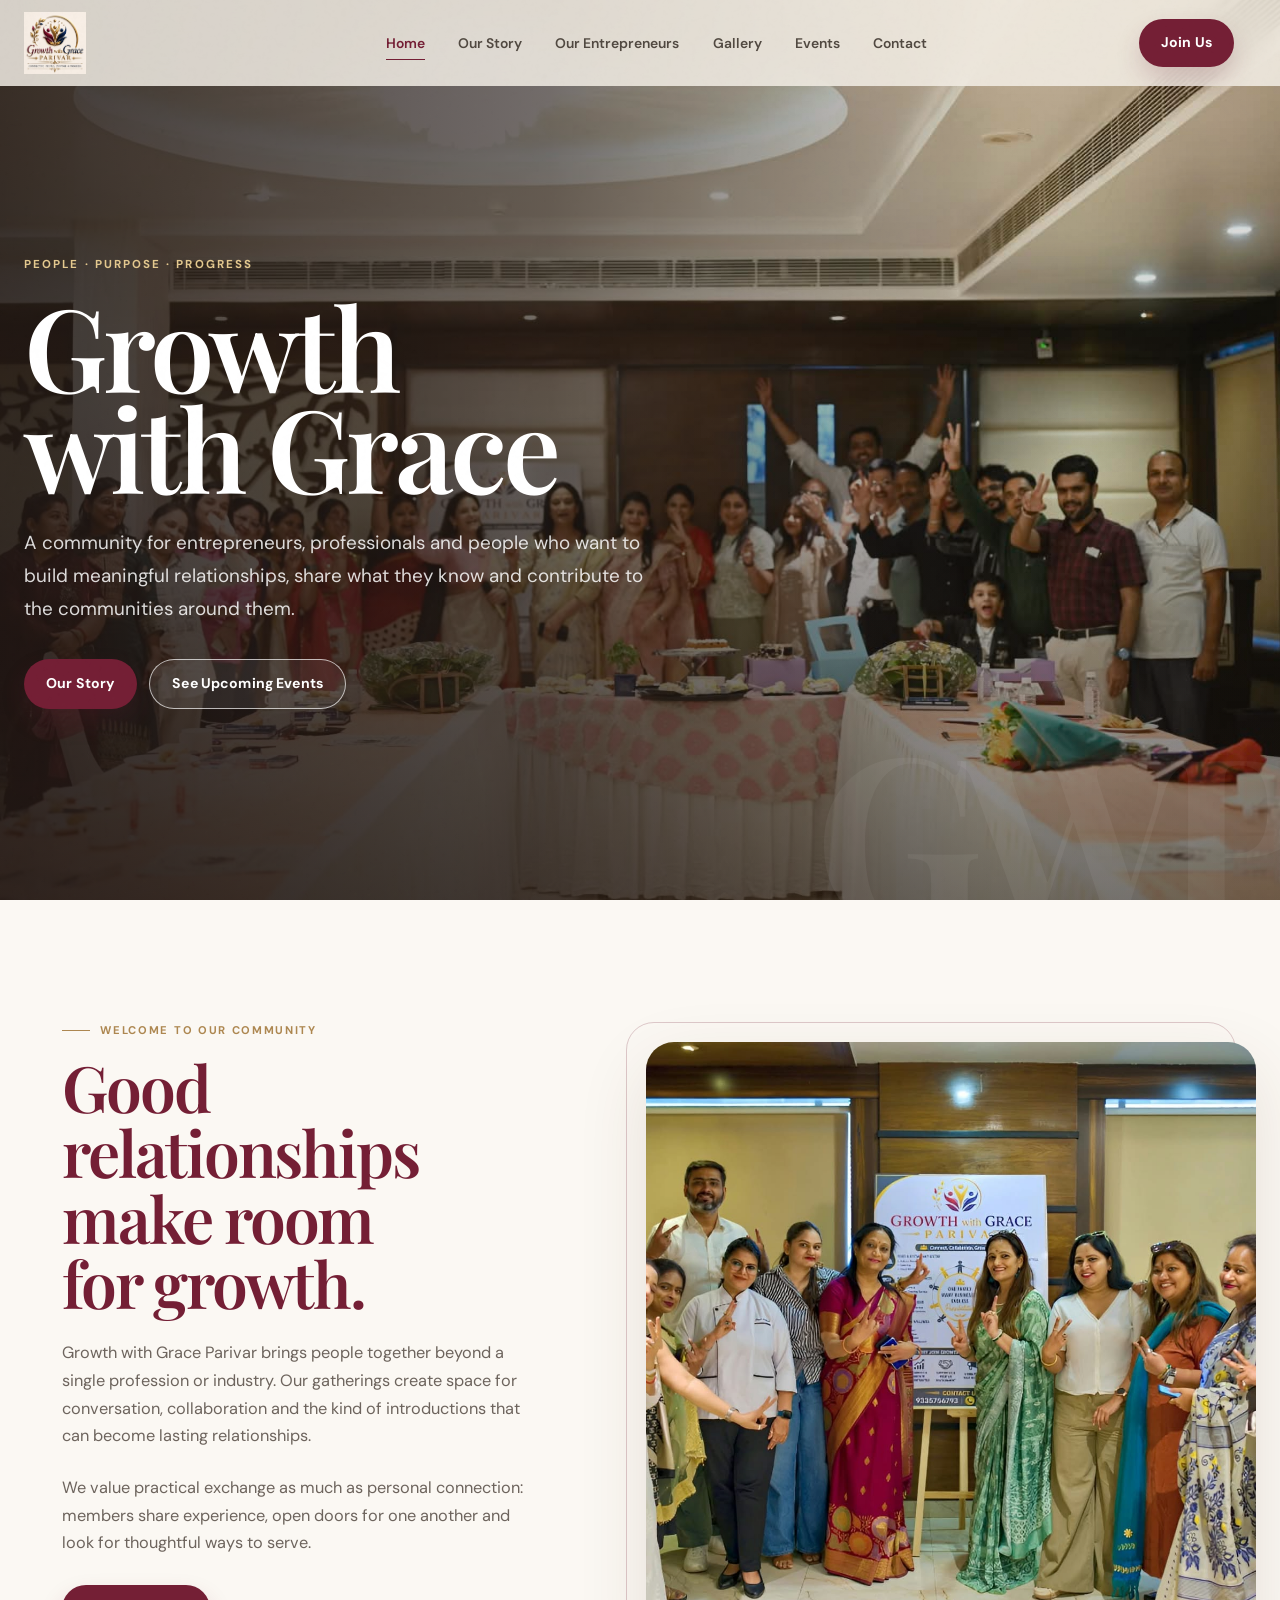
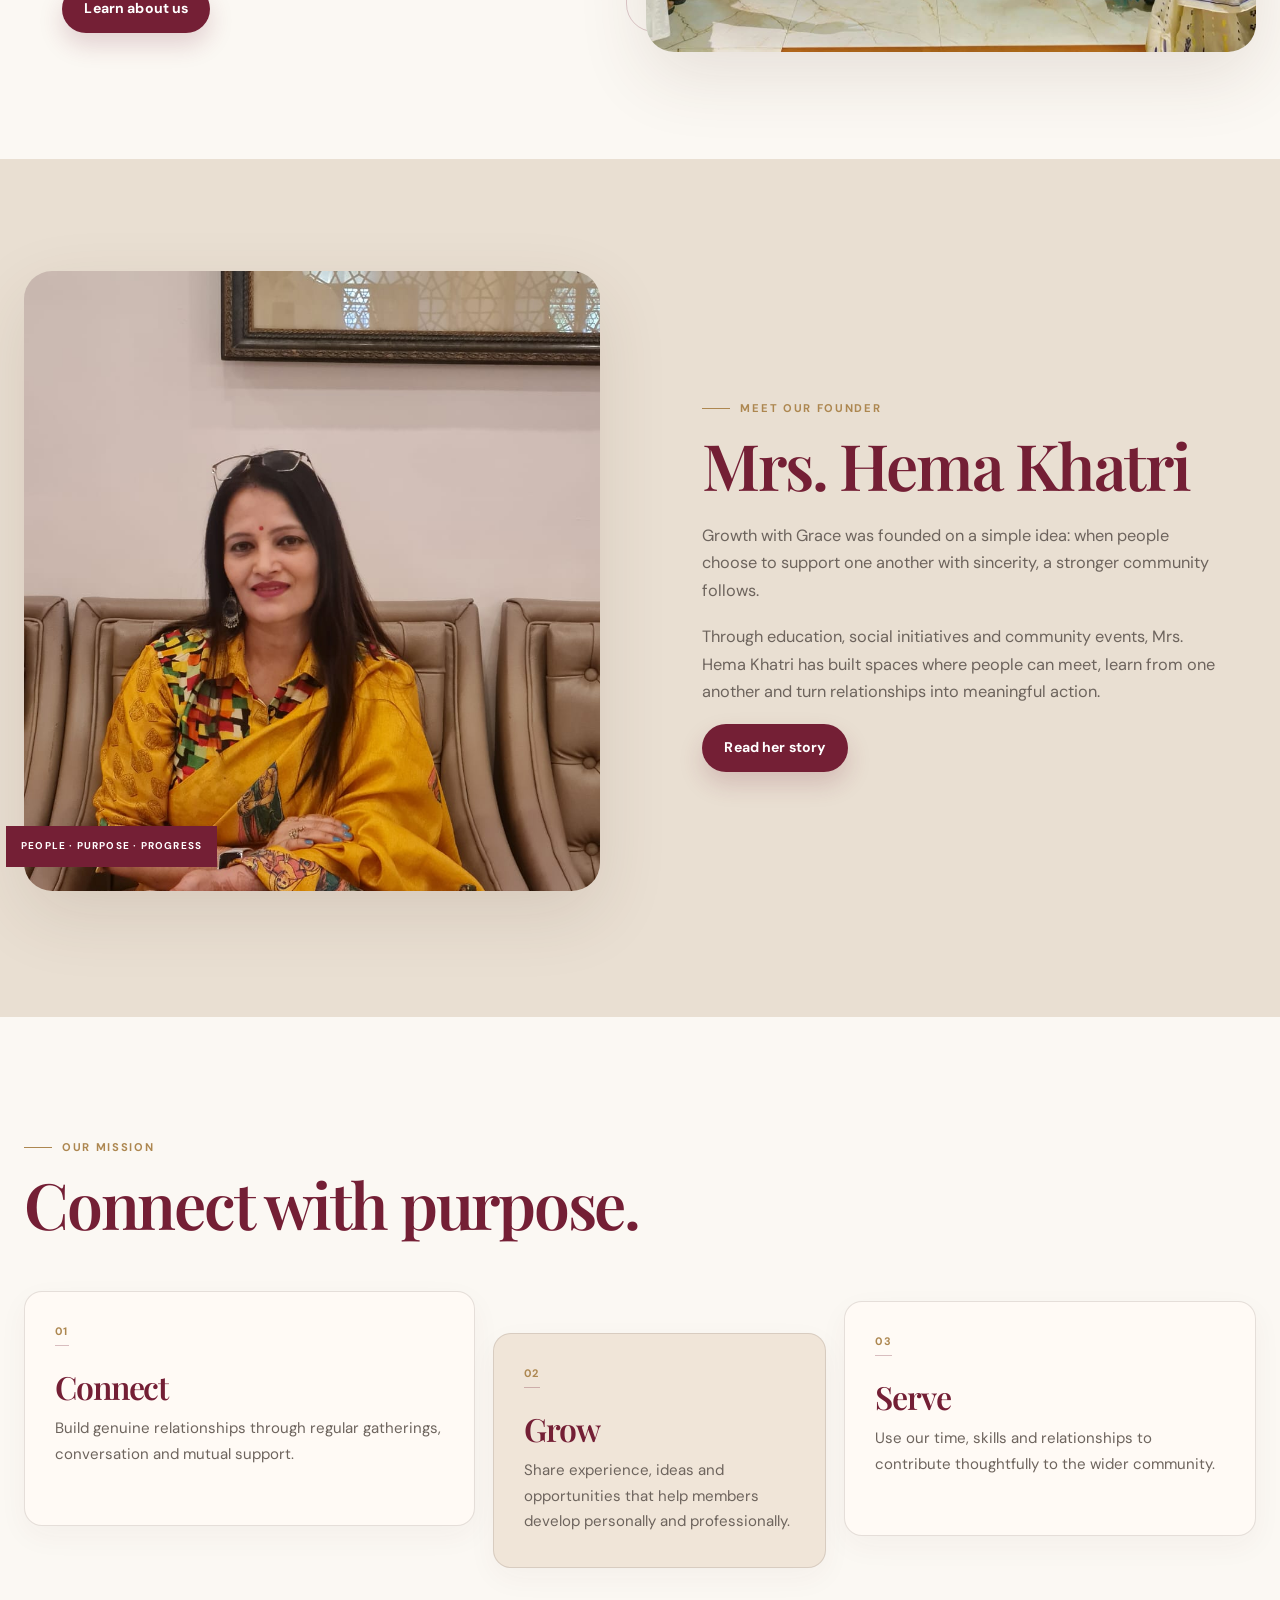
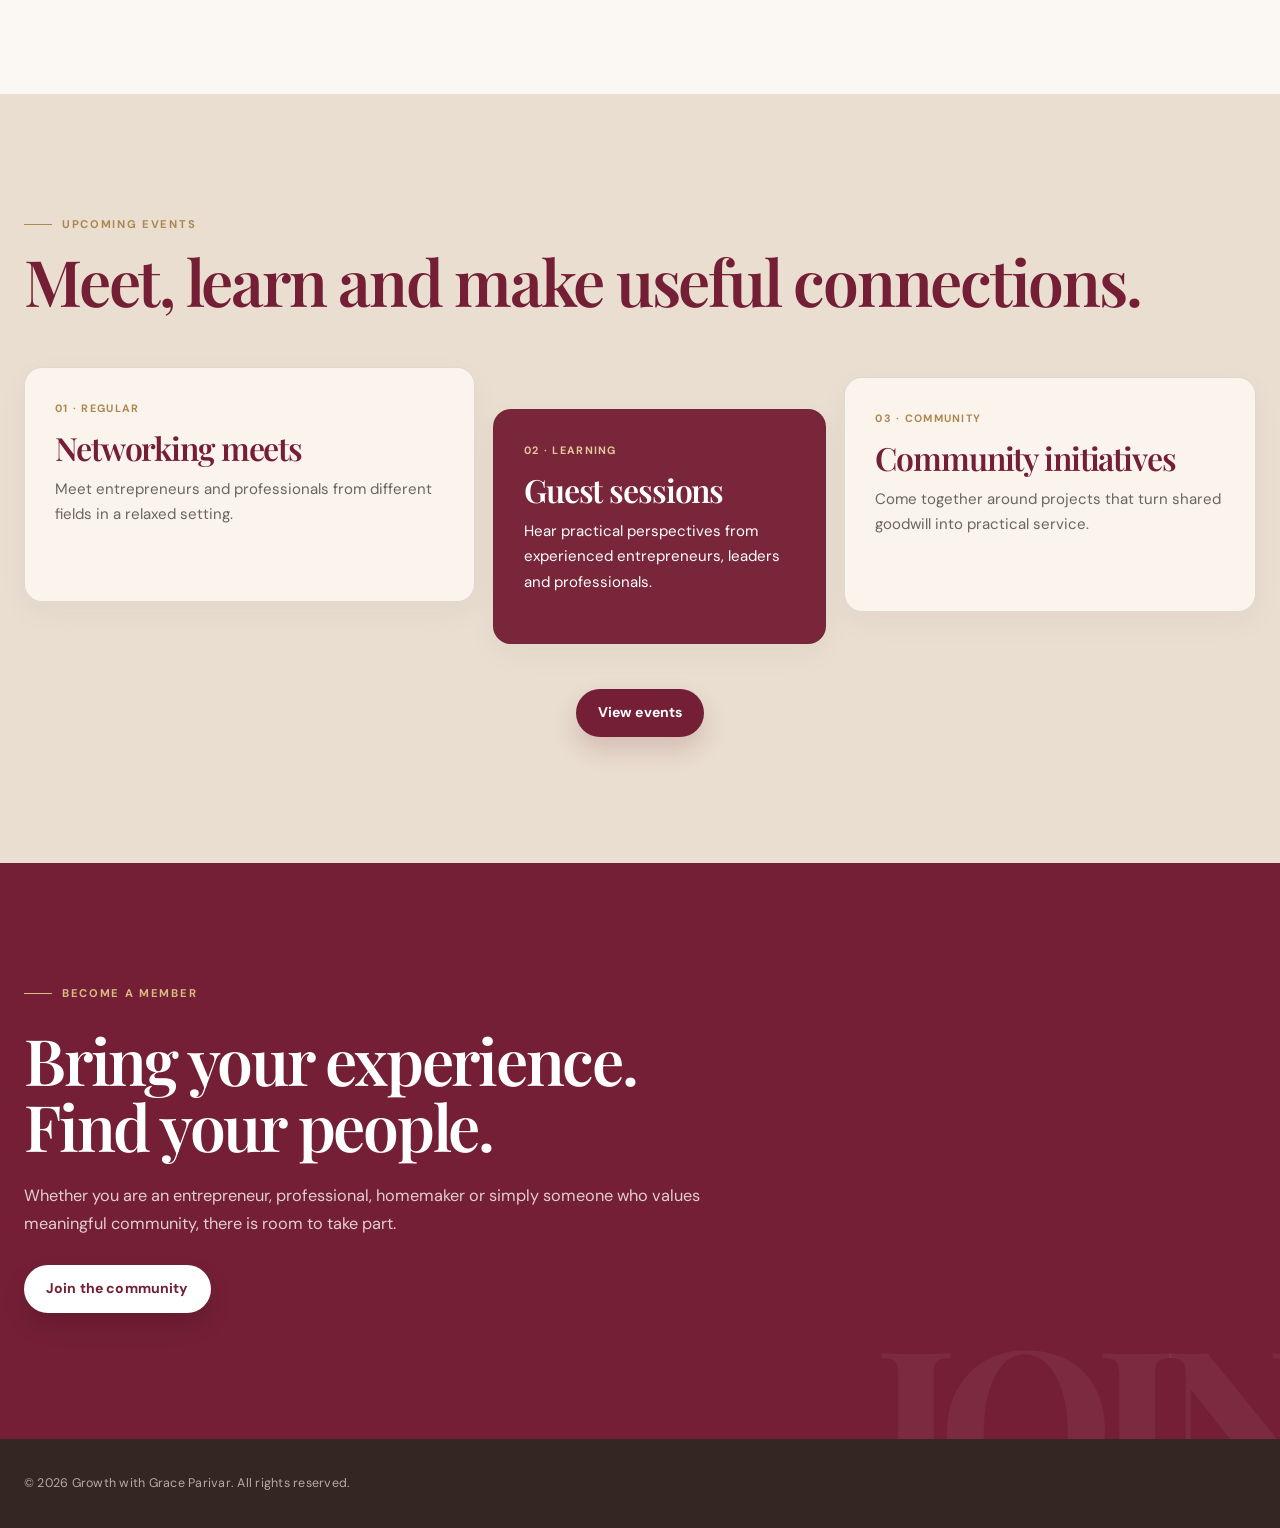
<file: index.html>
<!DOCTYPE html>
<html lang="en">
<head>
  <meta charset="UTF-8">
  <meta name="viewport" content="width=device-width, initial-scale=1.0">
  <meta name="description" content="Growth with Grace Parivar brings entrepreneurs, professionals and community-minded people together through meaningful relationships, learning and service.">
  <meta name="theme-color" content="#f5f0e8">
  <meta property="og:title" content="Growth with Grace Parivar">
  <meta property="og:description" content="A community built around meaningful relationships, shared learning and service.">
  <meta property="og:image" content="images/sept1.jpg">
  <title>Growth with Grace Parivar</title>
  <link rel="icon" href="favicon.svg" type="image/svg+xml">
  <link rel="apple-touch-icon" href="images/logo.png">
  <link rel="stylesheet" href="style.css">
</head>
<body>
<header>
  <div class="container navbar">
    <a href="index.html" class="logo" aria-label="Growth with Grace home"><img src="images/logo.png" alt="Growth with Grace logo"></a>
    <nav aria-label="Primary navigation">
      <ul>
        <li><a href="index.html">Home</a></li>
        <li><a href="about.html">Our Story</a></li>
        <li><a href="entrepreneurs.html">Our Entrepreneurs</a></li>
        <li><a href="gallery.html">Gallery</a></li>
        <li><a href="events.html">Events</a></li>
        <li><a href="contact.html">Contact</a></li>
      </ul>
    </nav>
    <button class="menu-toggle" type="button" aria-label="Open navigation" aria-expanded="false" aria-controls="site-navigation"><span></span><span></span><span></span></button>
    <a href="register.html" class="join-btn">Join Us</a>
  </div>
</header>
<main id="main-content">
  <section class="hero">
    <div class="hero-content">
      <p class="hero-small">People · Purpose · Progress</p>
      <h1>Growth with Grace</h1>
      <p class="hero-text">A community for entrepreneurs, professionals and people who want to build meaningful relationships, share what they know and contribute to the communities around them.</p>
      <div class="hero-buttons">
        <a href="about.html" class="primary-btn">Our Story</a>
        <a href="events.html" class="secondary-btn">See Upcoming Events</a>
      </div>
    </div>
  </section>

  <section class="welcome section">
    <div class="container welcome-grid">
      <div class="welcome-text">
        <p class="section-tag">Welcome to our community</p>
        <h2>Good relationships make room for growth.</h2>
        <p>Growth with Grace Parivar brings people together beyond a single profession or industry. Our gatherings create space for conversation, collaboration and the kind of introductions that can become lasting relationships.</p>
        <p>We value practical exchange as much as personal connection: members share experience, open doors for one another and look for thoughtful ways to serve.</p>
        <a href="about.html" class="primary-btn">Learn about us</a>
      </div>
      <div class="welcome-image">
        <img src="images/august1.jpg" alt="Members of Growth with Grace Parivar gathered together" loading="lazy">
      </div>
    </div>
  </section>

  <section class="founder section">
    <div class="container founder-grid">
      <div class="founder-image"><img src="images/founder1.jpg" alt="Mrs. Hema Khatri, founder of Growth with Grace Parivar" loading="lazy"></div>
      <div class="founder-content">
        <p class="section-tag">Meet our founder</p>
        <h2>Mrs. Hema Khatri</h2>
        <p>Growth with Grace was founded on a simple idea: when people choose to support one another with sincerity, a stronger community follows.</p>
        <p>Through education, social initiatives and community events, Mrs. Hema Khatri has built spaces where people can meet, learn from one another and turn relationships into meaningful action.</p>
        <a href="about.html" class="primary-btn">Read her story</a>
      </div>
    </div>
  </section>

  <section class="values section">
    <div class="container">
      <p class="section-tag">Our mission</p>
      <h2>Connect with purpose.</h2>
      <div class="value-grid">
        <article class="value-card"><span class="icon" aria-hidden="true">01</span><h3>Connect</h3><p>Build genuine relationships through regular gatherings, conversation and mutual support.</p></article>
        <article class="value-card"><span class="icon" aria-hidden="true">02</span><h3>Grow</h3><p>Share experience, ideas and opportunities that help members develop personally and professionally.</p></article>
        <article class="value-card"><span class="icon" aria-hidden="true">03</span><h3>Serve</h3><p>Use our time, skills and relationships to contribute thoughtfully to the wider community.</p></article>
      </div>
    </div>
  </section>

  <section class="events-preview section">
    <div class="container">
      <p class="section-tag">Upcoming events</p>
      <h2>Meet, learn and make useful connections.</h2>
      <div class="value-grid">
        <article class="value-card"><span class="card-kicker">01 · Regular</span><h3>Networking meets</h3><p>Meet entrepreneurs and professionals from different fields in a relaxed setting.</p></article>
        <article class="value-card"><span class="card-kicker">02 · Learning</span><h3>Guest sessions</h3><p>Hear practical perspectives from experienced entrepreneurs, leaders and professionals.</p></article>
        <article class="value-card"><span class="card-kicker">03 · Community</span><h3>Community initiatives</h3><p>Come together around projects that turn shared goodwill into practical service.</p></article>
      </div>
      <div class="center-cta"><a href="events.html" class="primary-btn">View events</a></div>
    </div>
  </section>

  <section class="join section">
    <div class="container">
      <p class="section-tag">Become a member</p>
      <h2>Bring your experience. Find your people.</h2>
      <p>Whether you are an entrepreneur, professional, homemaker or simply someone who values meaningful community, there is room to take part.</p>
      <a href="register.html" class="primary-btn">Join the community</a>
    </div>
  </section>
</main>
<footer><div class="container"><p>© 2026 Growth with Grace Parivar. All rights reserved.</p></div></footer>
<script src="script.js"></script>
</body>
</html>
</file>
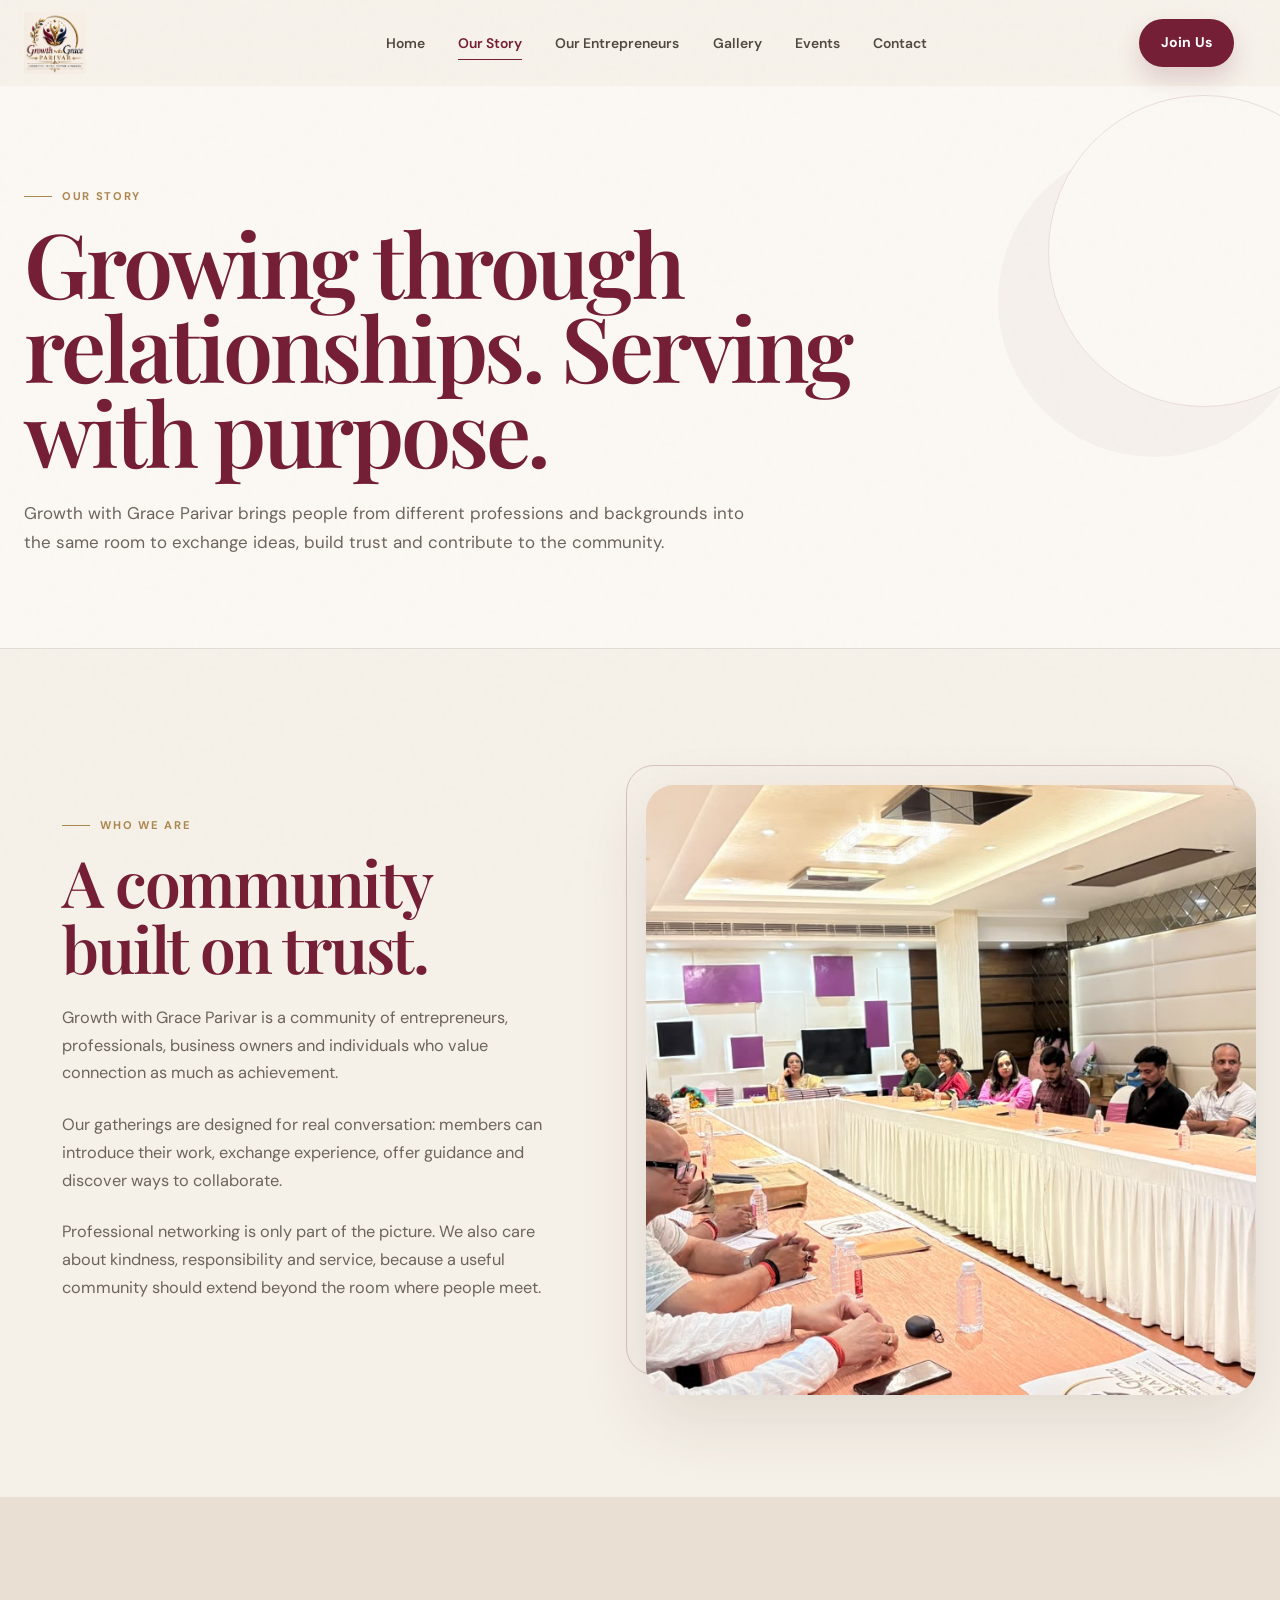
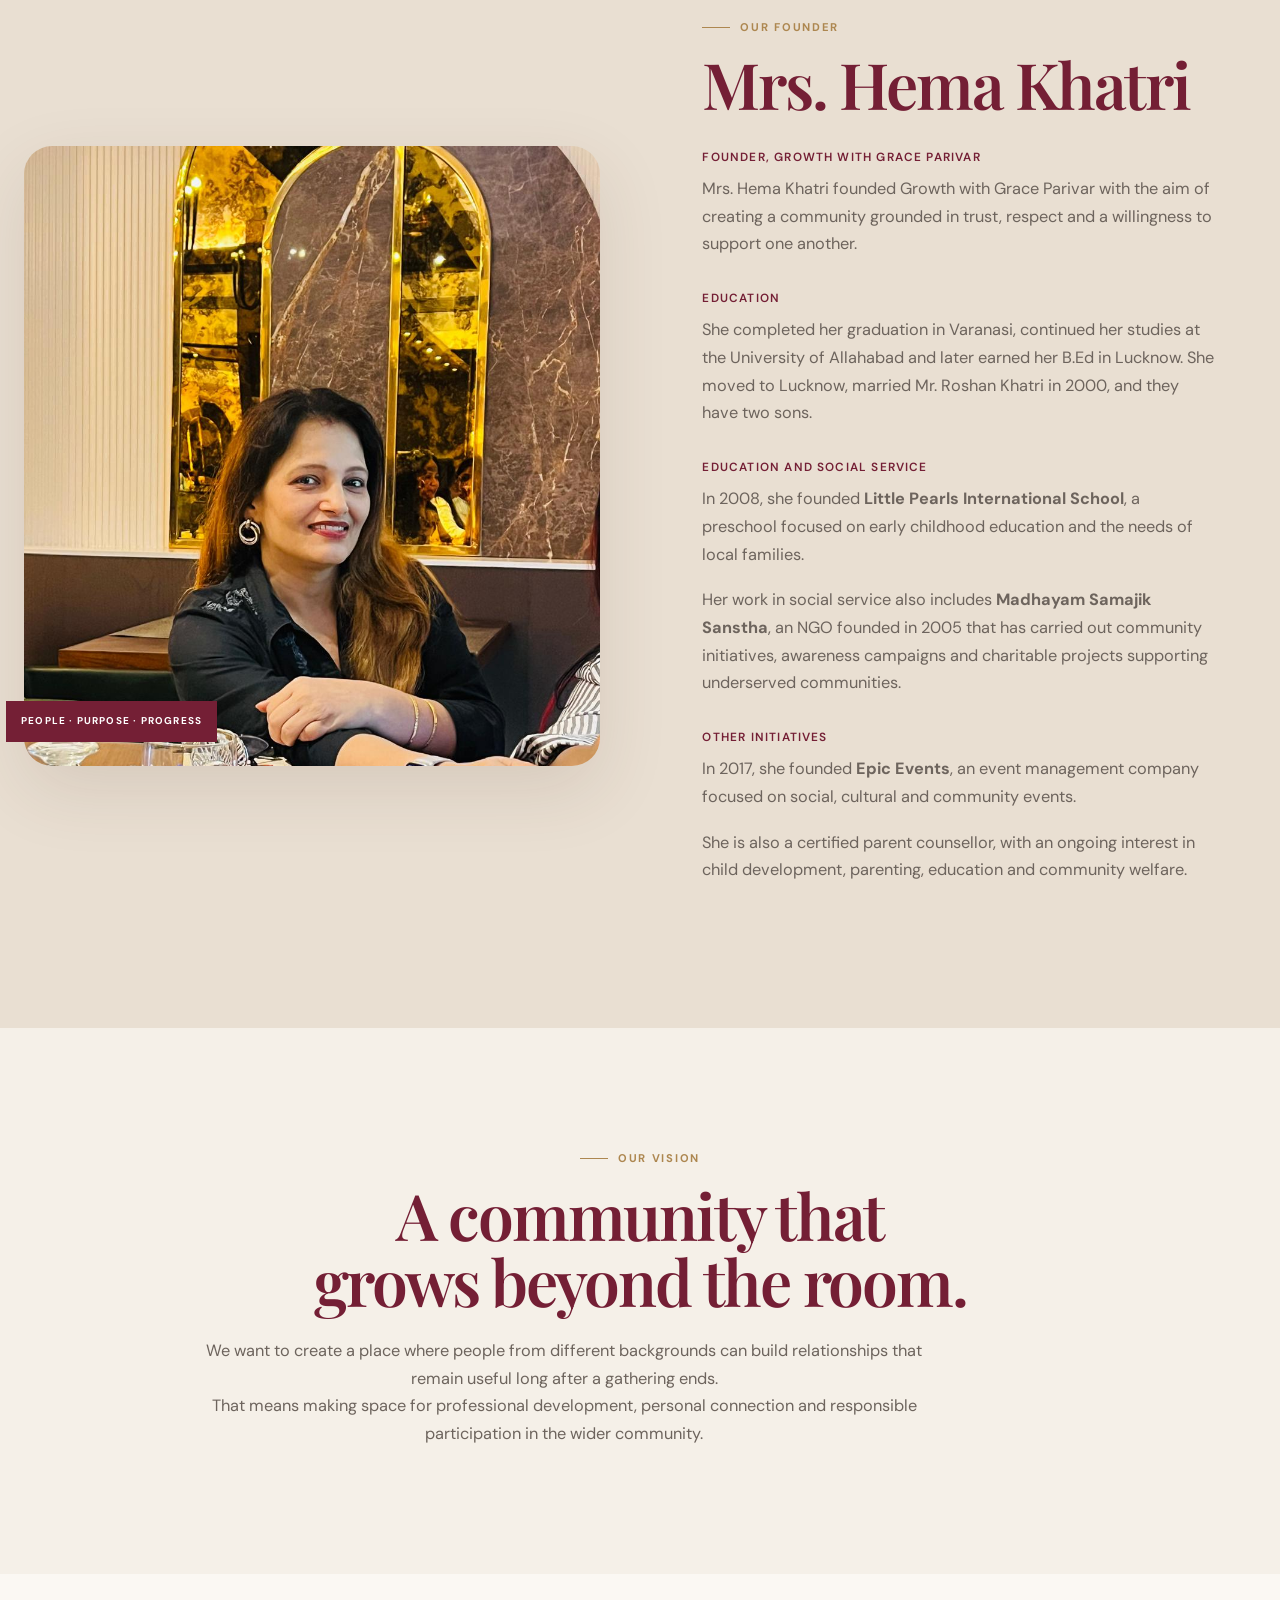
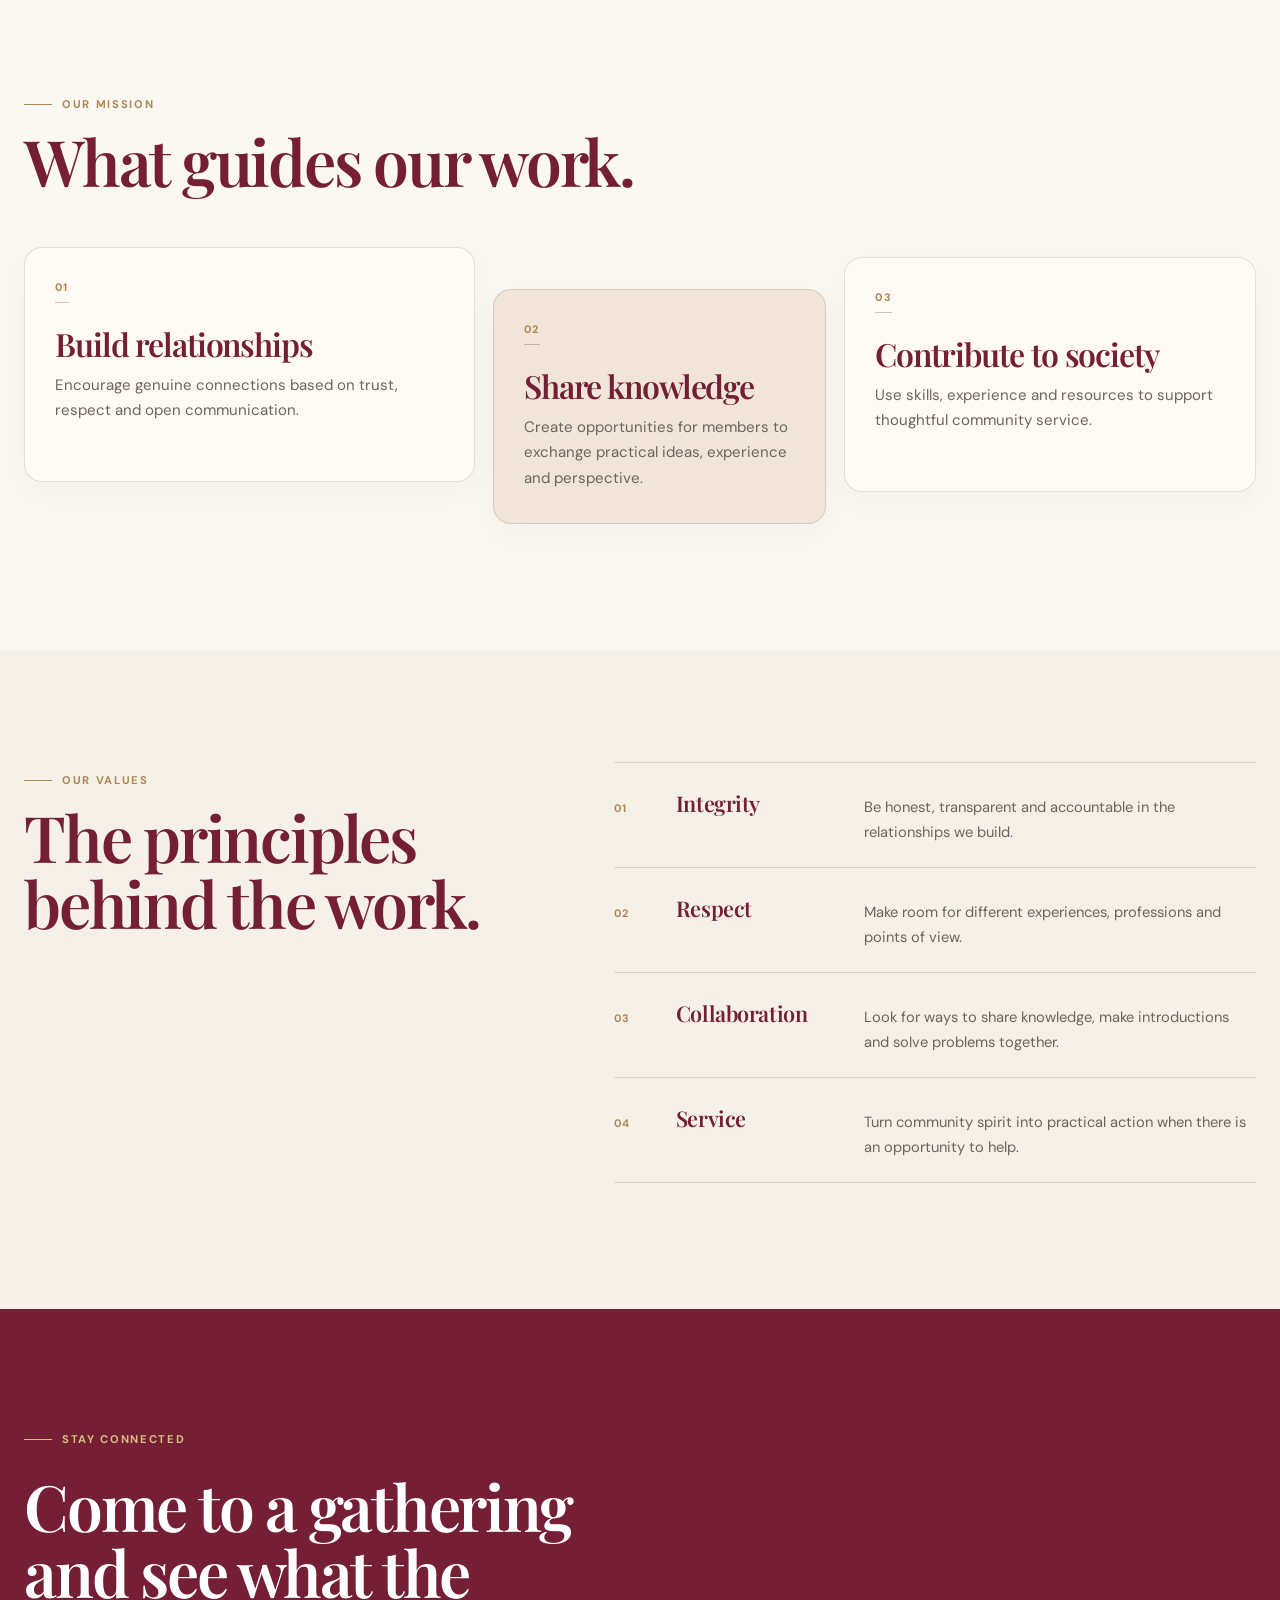
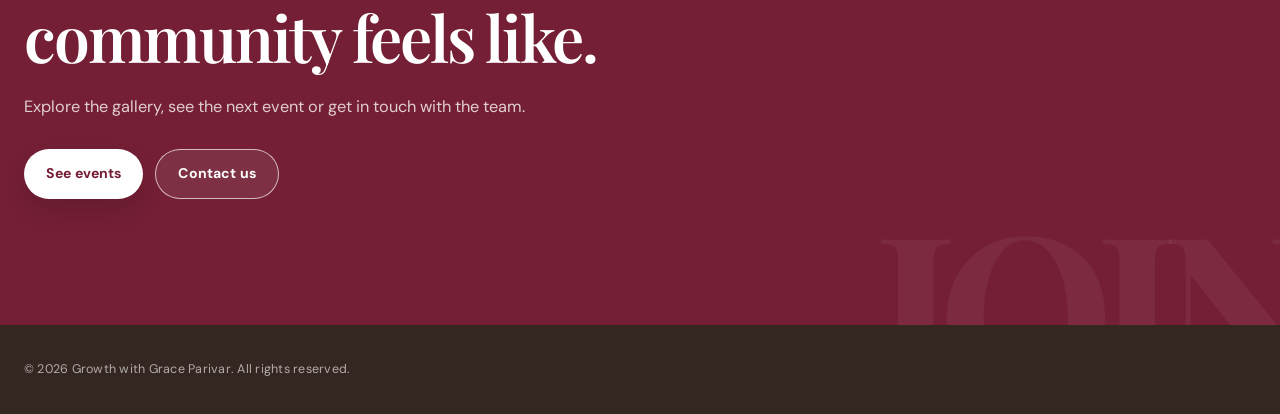
<file: about.html>
<!DOCTYPE html>
<html lang="en">
<head>
  <meta charset="UTF-8">
  <meta name="viewport" content="width=device-width, initial-scale=1.0">
  <meta name="description" content="The story, founder and guiding principles of Growth with Grace Parivar.">
  <meta name="theme-color" content="#f5f0e8">
  <meta property="og:title" content="Our Story | Growth with Grace Parivar">
  <meta property="og:description" content="The people, experiences and values behind Growth with Grace Parivar.">
  <meta property="og:image" content="images/founder2.jpg">
  <title>Our Story | Growth with Grace Parivar</title>
  <link rel="icon" href="favicon.svg" type="image/svg+xml">
  <link rel="apple-touch-icon" href="images/logo.png">
  <link rel="stylesheet" href="style.css">
</head>
<body>
<header><div class="container navbar">
  <a href="index.html" class="logo" aria-label="Growth with Grace home"><img src="images/logo.png" alt="Growth with Grace logo"></a>
  <nav aria-label="Primary navigation"><ul><li><a href="index.html">Home</a></li><li><a href="about.html">Our Story</a></li><li><a href="entrepreneurs.html">Our Entrepreneurs</a></li><li><a href="gallery.html">Gallery</a></li><li><a href="events.html">Events</a></li><li><a href="contact.html">Contact</a></li></ul></nav>
  <button class="menu-toggle" type="button" aria-label="Open navigation" aria-expanded="false"><span></span><span></span><span></span></button>
  <a href="register.html" class="join-btn">Join Us</a>
</div></header>
<main id="main-content">
<section class="page-header"><div class="container"><p class="section-tag">Our story</p><h1>Growing through relationships. Serving with purpose.</h1><p>Growth with Grace Parivar brings people from different professions and backgrounds into the same room to exchange ideas, build trust and contribute to the community.</p></div></section>

<section class="section"><div class="container welcome-grid">
  <div class="welcome-text"><p class="section-tag">Who we are</p><h2>A community built on trust.</h2>
    <p>Growth with Grace Parivar is a community of entrepreneurs, professionals, business owners and individuals who value connection as much as achievement.</p>
    <p>Our gatherings are designed for real conversation: members can introduce their work, exchange experience, offer guidance and discover ways to collaborate.</p>
    <p>Professional networking is only part of the picture. We also care about kindness, responsibility and service, because a useful community should extend beyond the room where people meet.</p>
  </div>
  <div class="welcome-image"><img src="images/sept5.jpg" alt="Growth with Grace Parivar community gathering" loading="lazy"></div>
</div></section>

<section class="founder section"><div class="container founder-grid">
  <div class="founder-image"><img src="images/founder2.jpg" alt="Mrs. Hema Khatri" loading="lazy"></div>
  <div class="founder-content"><p class="section-tag">Our founder</p><h2>Mrs. Hema Khatri</h2><h3>Founder, Growth with Grace Parivar</h3>
    <p>Mrs. Hema Khatri founded Growth with Grace Parivar with the aim of creating a community grounded in trust, respect and a willingness to support one another.</p>
    <h3>Education</h3>
    <p>She completed her graduation in Varanasi, continued her studies at the University of Allahabad and later earned her B.Ed in Lucknow. She moved to Lucknow, married Mr. Roshan Khatri in 2000, and they have two sons.</p>
    <h3>Education and social service</h3>
    <p>In 2008, she founded <strong>Little Pearls International School</strong>, a preschool focused on early childhood education and the needs of local families.</p>
    <p>Her work in social service also includes <strong>Madhayam Samajik Sanstha</strong>, an NGO founded in 2005 that has carried out community initiatives, awareness campaigns and charitable projects supporting underserved communities.</p>
    <h3>Other initiatives</h3>
    <p>In 2017, she founded <strong>Epic Events</strong>, an event management company focused on social, cultural and community events.</p>
    <p>She is also a certified parent counsellor, with an ongoing interest in child development, parenting, education and community welfare.</p>
  </div>
</div></section>

<section class="section"><div class="container center-block"><p class="section-tag">Our vision</p><h2>A community that grows beyond the room.</h2><p>We want to create a place where people from different backgrounds can build relationships that remain useful long after a gathering ends.</p><p>That means making space for professional development, personal connection and responsible participation in the wider community.</p></div></section>

<section class="values section"><div class="container"><p class="section-tag">Our mission</p><h2>What guides our work.</h2><div class="value-grid">
  <article class="value-card"><span class="icon" aria-hidden="true">01</span><h3>Build relationships</h3><p>Encourage genuine connections based on trust, respect and open communication.</p></article>
  <article class="value-card"><span class="icon" aria-hidden="true">02</span><h3>Share knowledge</h3><p>Create opportunities for members to exchange practical ideas, experience and perspective.</p></article>
  <article class="value-card"><span class="icon" aria-hidden="true">03</span><h3>Contribute to society</h3><p>Use skills, experience and resources to support thoughtful community service.</p></article>
</div></div></section>

<section class="section"><div class="container principles-grid">
  <div><p class="section-tag">Our values</p><h2>The principles behind the work.</h2></div>
  <div class="principles-list">
    <article><span>01</span><h3>Integrity</h3><p>Be honest, transparent and accountable in the relationships we build.</p></article>
    <article><span>02</span><h3>Respect</h3><p>Make room for different experiences, professions and points of view.</p></article>
    <article><span>03</span><h3>Collaboration</h3><p>Look for ways to share knowledge, make introductions and solve problems together.</p></article>
    <article><span>04</span><h3>Service</h3><p>Turn community spirit into practical action when there is an opportunity to help.</p></article>
  </div>
</div></section>

<section class="join section"><div class="container"><p class="section-tag">Stay connected</p><h2>Come to a gathering and see what the community feels like.</h2><p>Explore the gallery, see the next event or get in touch with the team.</p><div class="hero-buttons"><a href="events.html" class="primary-btn">See events</a><a href="contact.html" class="secondary-btn">Contact us</a></div></div></section>
</main>
<footer><div class="container"><p>© 2026 Growth with Grace Parivar. All rights reserved.</p></div></footer>
<script src="script.js"></script>
</body>
</html>
</file>
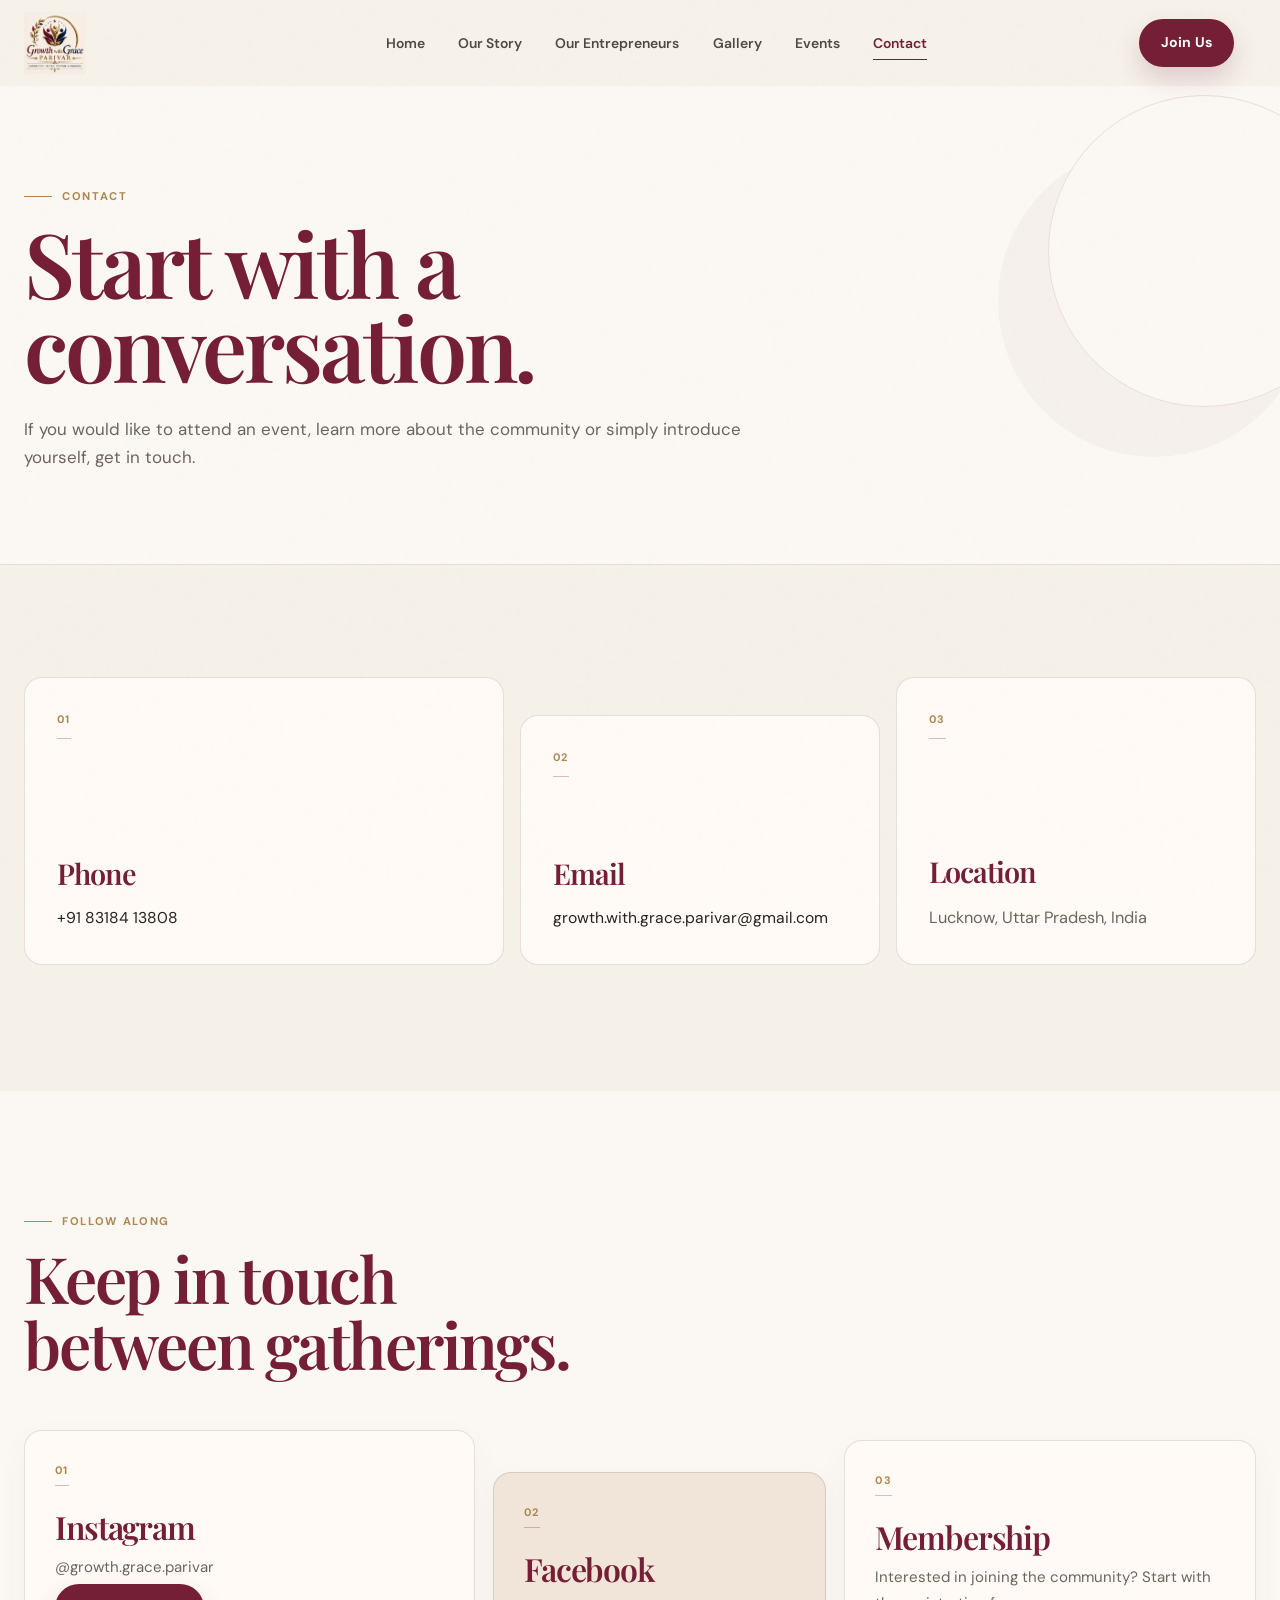
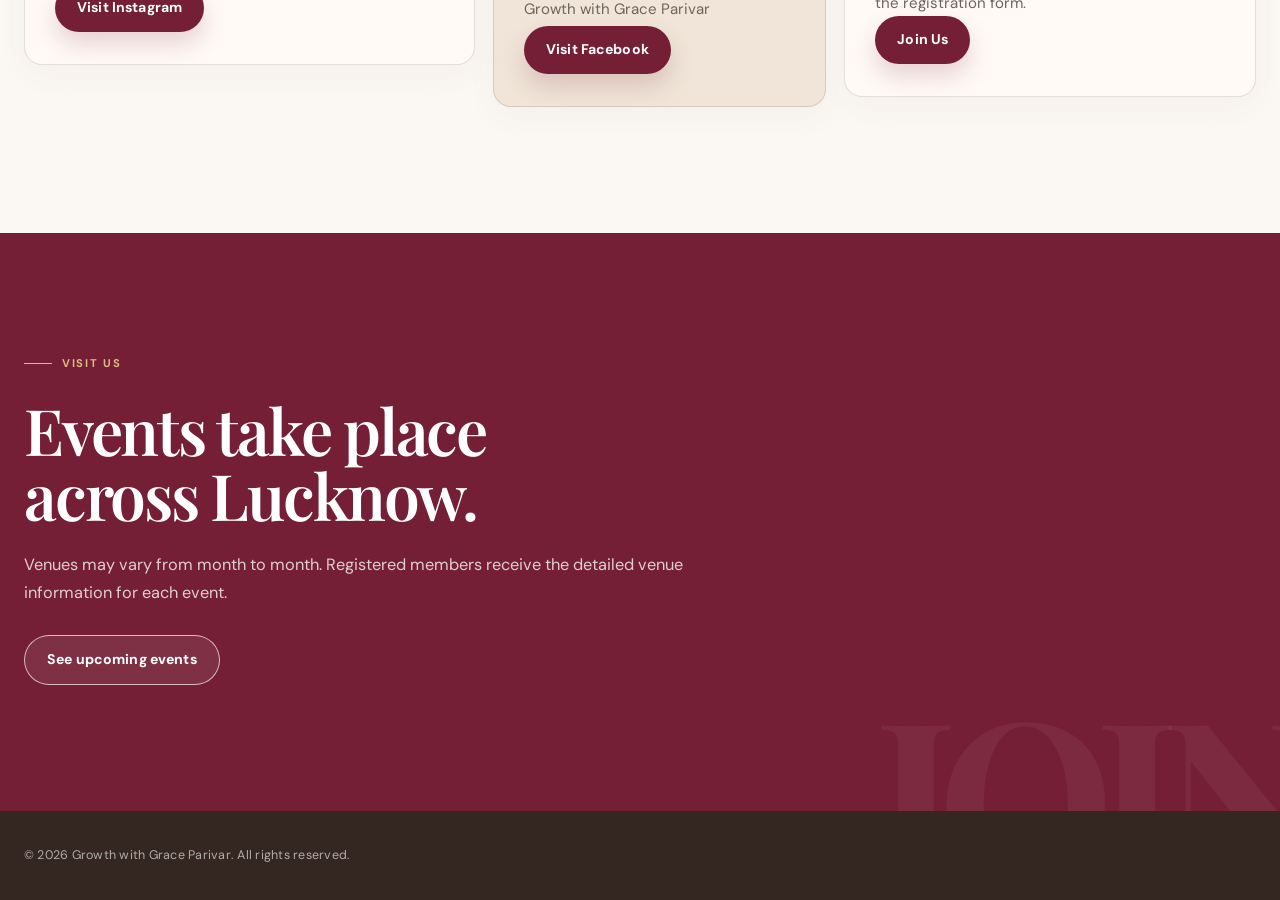
<file: contact.html>
<!DOCTYPE html>
<html lang="en">
<head>
  <meta charset="UTF-8"><meta name="viewport" content="width=device-width, initial-scale=1.0">
  <meta name="description" content="Contact Growth with Grace Parivar in Lucknow, Uttar Pradesh. Find our contact details and social channels.">
  <meta name="theme-color" content="#f5f0e8"><meta property="og:title" content="Contact | Growth with Grace Parivar"><meta property="og:image" content="images/event1.jpg">
  <title>Contact | Growth with Grace Parivar</title>
  <link rel="icon" href="favicon.svg" type="image/svg+xml"><link rel="apple-touch-icon" href="images/logo.png"><link rel="stylesheet" href="style.css">
</head>
<body>
<header><div class="container navbar"><a href="index.html" class="logo" aria-label="Growth with Grace home"><img src="images/logo.png" alt="Growth with Grace logo"></a><nav aria-label="Primary navigation"><ul><li><a href="index.html">Home</a></li><li><a href="about.html">Our Story</a></li><li><a href="entrepreneurs.html">Our Entrepreneurs</a></li><li><a href="gallery.html">Gallery</a></li><li><a href="events.html">Events</a></li><li><a href="contact.html">Contact</a></li></ul></nav><button class="menu-toggle" type="button" aria-label="Open navigation" aria-expanded="false"><span></span><span></span><span></span></button><a href="register.html" class="join-btn">Join Us</a></div></header>
<main id="main-content">
<section class="page-header"><div class="container"><p class="section-tag">Contact</p><h1>Start with a conversation.</h1><p>If you would like to attend an event, learn more about the community or simply introduce yourself, get in touch.</p></div></section>
<section class="section"><div class="container"><div class="contact-grid">
  <article class="contact-card"><span class="contact-index">01</span><h3>Phone</h3><a class="copy-text" href="tel:+918318413808">+91 83184 13808</a></article>
  <article class="contact-card"><span class="contact-index">02</span><h3>Email</h3><a class="copy-text" href="mailto:growth.with.grace.parivar@gmail.com">growth.with.grace.parivar@gmail.com</a></article>
  <article class="contact-card"><span class="contact-index">03</span><h3>Location</h3><p>Lucknow, Uttar Pradesh, India</p></article>
</div></div></section>
<section class="values section"><div class="container"><p class="section-tag">Follow along</p><h2>Keep in touch between gatherings.</h2><div class="value-grid">
  <article class="value-card"><span class="icon" aria-hidden="true">01</span><h3>Instagram</h3><p>@growth.grace.parivar</p><a href="https://www.instagram.com/growth.grace.parivar/" target="_blank" rel="noopener noreferrer" class="primary-btn">Visit Instagram</a></article>
  <article class="value-card"><span class="icon" aria-hidden="true">02</span><h3>Facebook</h3><p>Growth with Grace Parivar</p><a href="https://www.facebook.com/share/17U5Cg7y8k/" target="_blank" rel="noopener noreferrer" class="primary-btn">Visit Facebook</a></article>
  <article class="value-card"><span class="icon" aria-hidden="true">03</span><h3>Membership</h3><p>Interested in joining the community? Start with the registration form.</p><a href="register.html" class="primary-btn">Join Us</a></article>
</div></div></section>
<section class="join section"><div class="container"><p class="section-tag">Visit us</p><h2>Events take place across Lucknow.</h2><p>Venues may vary from month to month. Registered members receive the detailed venue information for each event.</p><a href="events.html" class="secondary-btn">See upcoming events</a></div></section>
</main>
<footer><div class="container"><p>© 2026 Growth with Grace Parivar. All rights reserved.</p></div></footer>
<script src="script.js"></script>
</body>
</html>
</file>
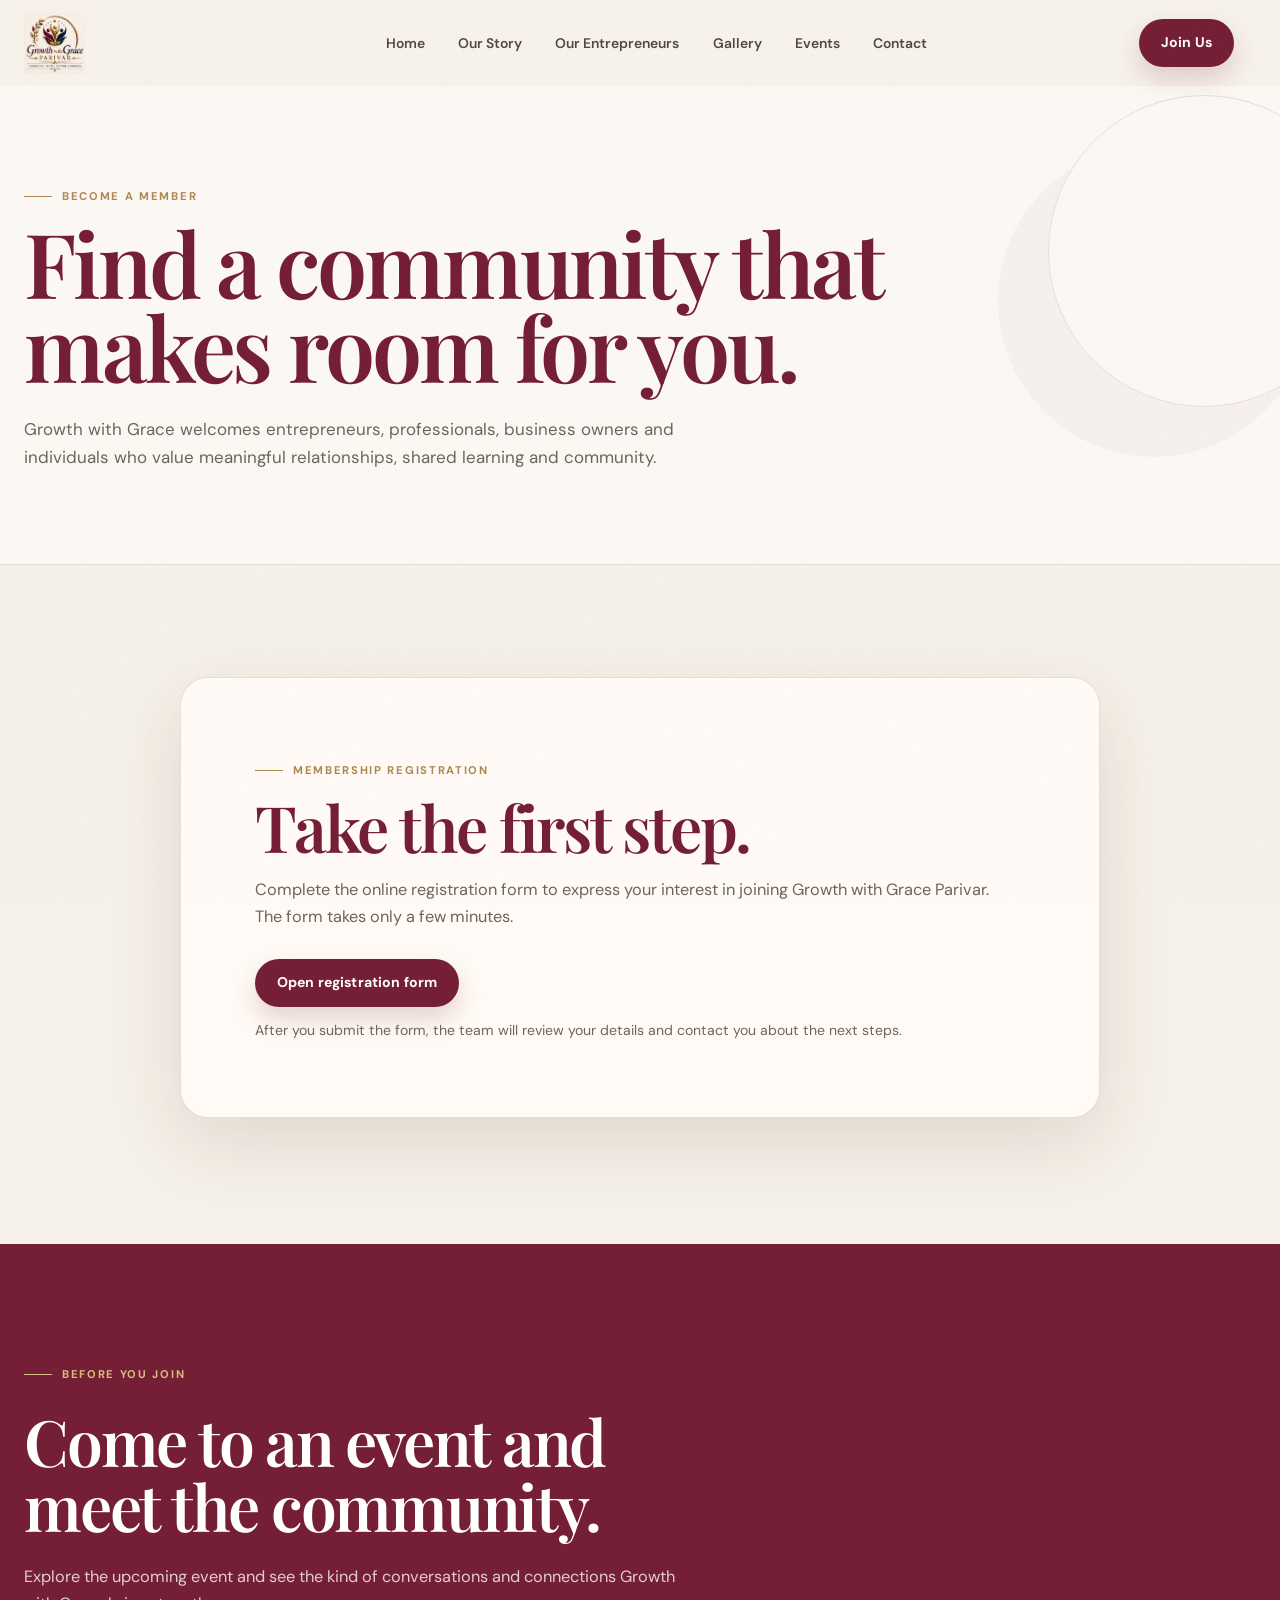
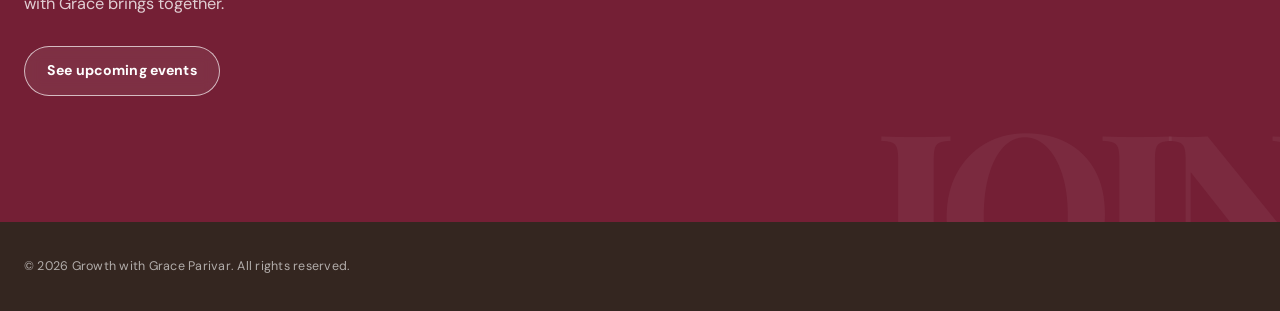
<file: register.html>
<!DOCTYPE html>
<html lang="en">
<head>
  <meta charset="UTF-8"><meta name="viewport" content="width=device-width, initial-scale=1.0">
  <meta name="description" content="Register to join Growth with Grace Parivar and take part in its community gatherings and initiatives.">
  <meta name="theme-color" content="#f5f0e8"><meta property="og:title" content="Join Us | Growth with Grace Parivar">
  <title>Join Us | Growth with Grace Parivar</title>
  <link rel="icon" href="favicon.svg" type="image/svg+xml"><link rel="apple-touch-icon" href="images/logo.png"><link rel="stylesheet" href="style.css">
</head>
<body>
<header><div class="container navbar"><a href="index.html" class="logo" aria-label="Growth with Grace home"><img src="images/logo.png" alt="Growth with Grace logo"></a><nav aria-label="Primary navigation"><ul><li><a href="index.html">Home</a></li><li><a href="about.html">Our Story</a></li><li><a href="entrepreneurs.html">Our Entrepreneurs</a></li><li><a href="gallery.html">Gallery</a></li><li><a href="events.html">Events</a></li><li><a href="contact.html">Contact</a></li></ul></nav><button class="menu-toggle" type="button" aria-label="Open navigation" aria-expanded="false"><span></span><span></span><span></span></button><a href="register.html" class="join-btn">Join Us</a></div></header>
<main id="main-content">
<section class="page-header"><div class="container"><p class="section-tag">Become a member</p><h1>Find a community that makes room for you.</h1><p>Growth with Grace welcomes entrepreneurs, professionals, business owners and individuals who value meaningful relationships, shared learning and community.</p></div></section>
<section class="section"><div class="container register-box"><p class="section-tag">Membership registration</p><h2>Take the first step.</h2><p>Complete the online registration form to express your interest in joining Growth with Grace Parivar. The form takes only a few minutes.</p><a href="https://forms.gle/wqweKuKkQ11e9rfAA" target="_blank" rel="noopener noreferrer" class="primary-btn">Open registration form</a><p class="register-note">After you submit the form, the team will review your details and contact you about the next steps.</p></div></section>
<section class="join section"><div class="container"><p class="section-tag">Before you join</p><h2>Come to an event and meet the community.</h2><p>Explore the upcoming event and see the kind of conversations and connections Growth with Grace brings together.</p><a href="events.html" class="secondary-btn">See upcoming events</a></div></section>
</main>
<footer><div class="container"><p>© 2026 Growth with Grace Parivar. All rights reserved.</p></div></footer>
<script src="script.js"></script>
</body>
</html>
</file>
<file: style.css>
@import url('https://fonts.googleapis.com/css2?family=DM+Sans:wght@400;500;600;700&family=Playfair+Display:wght@500;600;700&display=swap');

:root {
  --ink: #29231f;
  --muted: #6d645d;
  --cream: #f5f0e8;
  --paper: #fbf8f3;
  --sand: #e9dfd2;
  --wine: #741f35;
  --wine-deep: #551528;
  --gold: #ad8750;
  --line: rgba(72, 52, 42, .14);
  --shadow: 0 24px 70px rgba(83, 52, 36, .12);
  --shadow-soft: 0 12px 35px rgba(83, 52, 36, .09);
  --radius-lg: 28px;
  --radius-md: 18px;
  --header-h: 86px;
  --container: 1240px;
}

* { margin: 0; padding: 0; box-sizing: border-box; }
html { scroll-behavior: smooth; }
body { font-family: 'DM Sans', sans-serif; color: var(--ink); background: var(--cream); line-height: 1.7; overflow-x: hidden; }
body::before { content: ''; position: fixed; inset: 0; pointer-events: none; z-index: 1000; opacity: .028; background-image: url("data:image/svg+xml,%3Csvg viewBox='0 0 180 180' xmlns='http://www.w3.org/2000/svg'%3E%3Cfilter id='n'%3E%3CfeTurbulence type='fractalNoise' baseFrequency='.8' numOctaves='4' stitchTiles='stitch'/%3E%3C/filter%3E%3Crect width='100%25' height='100%25' filter='url(%23n)' opacity='.35'/%3E%3C/svg%3E"); }
img { display: block; max-width: 100%; }
a { color: inherit; text-decoration: none; }
ul { list-style: none; }
button, a { -webkit-tap-highlight-color: transparent; }
:focus-visible { outline: 3px solid rgba(173, 135, 80, .75); outline-offset: 4px; }
.container { width: min(var(--container), calc(100% - 48px)); margin-inline: auto; }
main { overflow: clip; }
.section { padding: 112px 0 126px; position: relative; }
section { scroll-margin-top: 110px; }

h1, h2, h3 { font-family: 'Playfair Display', serif; font-weight: 600; letter-spacing: -.035em; }
h1, h2 { text-wrap: balance; }
p { max-width: 68ch; }
section h2 { color: var(--wine); font-size: clamp(2.5rem, 5vw, 4.25rem); line-height: 1.02; margin-bottom: 24px; }
section p { font-size: 1.02rem; color: var(--muted); }
.section-tag { display: inline-flex; align-items: center; gap: 10px; color: var(--gold); font-size: .7rem; line-height: 1; letter-spacing: .15em; font-weight: 700; margin-bottom: 18px; text-transform: uppercase; }
.section-tag::before { content: ''; width: 28px; height: 1px; background: currentColor; }

/* Navigation */
header { position: fixed; inset: 0 0 auto; height: var(--header-h); z-index: 900; background: rgba(245, 240, 232, .84); backdrop-filter: blur(18px); -webkit-backdrop-filter: blur(18px); border-bottom: 1px solid transparent; transition: background .25s ease, box-shadow .25s ease, border-color .25s ease; }
header.scrolled { background: rgba(251, 248, 243, .95); border-color: var(--line); box-shadow: 0 10px 35px rgba(66, 45, 34, .08); }
.navbar { height: 100%; display: grid; grid-template-columns: 150px 1fr auto auto; align-items: center; gap: 22px; }
.logo { display: inline-flex; align-items: center; width: fit-content; }
.logo img { width: auto; height: 62px; object-fit: contain; }
nav ul { display: flex; justify-content: center; align-items: center; gap: clamp(18px, 2.6vw, 38px); }
nav a { position: relative; color: #514941; font-size: .87rem; font-weight: 600; transition: color .22s ease; }
nav a::after { content: ''; position: absolute; left: 0; right: 100%; bottom: -8px; height: 1px; background: var(--wine); transition: right .25s ease; }
nav a:hover, nav a.active { color: var(--wine); }
nav a:hover::after, nav a.active::after { right: 0; }
.join-btn, .primary-btn, .secondary-btn { display: inline-flex; align-items: center; justify-content: center; min-height: 48px; padding: 12px 22px; border-radius: 999px; font-size: .88rem; font-weight: 700; letter-spacing: .01em; transition: transform .25s cubic-bezier(.2,.8,.2,1), background .25s ease, color .25s ease, box-shadow .25s ease, border-color .25s ease; }
.join-btn, .primary-btn { color: #fff; background: var(--wine); box-shadow: 0 12px 25px rgba(116,31,53,.18); }
.join-btn:hover, .primary-btn:hover { transform: translateY(-2px); background: var(--wine-deep); box-shadow: 0 16px 32px rgba(116,31,53,.23); }
.join-btn:active, .primary-btn:active, .secondary-btn:active { transform: translateY(1px) scale(.985); }
.secondary-btn { border: 1px solid rgba(255,255,255,.68); color: #fff; background: rgba(255,255,255,.08); backdrop-filter: blur(8px); }
.secondary-btn:hover { background: #fff; color: var(--wine); border-color: #fff; }
.menu-toggle { display: none; width: 44px; height: 44px; border: 1px solid var(--line); border-radius: 50%; background: var(--paper); color: var(--ink); cursor: pointer; }
.menu-toggle span { display: block; width: 18px; height: 1.5px; background: currentColor; margin: 4px auto; transition: transform .2s ease; }
.menu-toggle[aria-expanded="true"] span:nth-child(1) { transform: translateY(5.5px) rotate(45deg); }
.menu-toggle[aria-expanded="true"] span:nth-child(2) { opacity: 0; }
.menu-toggle[aria-expanded="true"] span:nth-child(3) { transform: translateY(-5.5px) rotate(-45deg); }

/* Hero */
.hero { min-height: max(720px, 100dvh); position: relative; display: grid; align-items: end; overflow: hidden; padding: 150px 0 86px; background: #35251f url('images/sept1.jpg') center/cover no-repeat; isolation: isolate; }
.hero::before { content: ''; position: absolute; inset: 0; z-index: -1; background: linear-gradient(90deg, rgba(33,23,20,.86) 0%, rgba(33,23,20,.63) 43%, rgba(33,23,20,.16) 78%), linear-gradient(0deg, rgba(24,16,13,.56), transparent 55%); }
.hero::after { content: 'GWP'; position: absolute; right: -10px; bottom: -44px; font: 700 clamp(8rem, 18vw, 17rem)/1 'Playfair Display', serif; color: rgba(255,255,255,.055); letter-spacing: -.09em; z-index: -1; }
.hero-content { width: min(var(--container), calc(100% - 48px)); margin: auto; position: relative; color: #fff; animation: revealUp .75s cubic-bezier(.2,.8,.2,1) both; }
.hero-small { color: #e4c98f; font-size: .72rem; letter-spacing: .18em; font-weight: 700; text-transform: uppercase; margin-bottom: 20px; }
.hero h1 { max-width: 800px; font-size: clamp(4rem, 9vw, 8.4rem); line-height: .88; color: #fff; margin-bottom: 28px; }
.hero-text { max-width: 620px; color: rgba(255,255,255,.84); font-size: clamp(1rem, 1.6vw, 1.18rem); line-height: 1.75; margin-bottom: 34px; }
.hero-buttons { display: flex; gap: 12px; flex-wrap: wrap; }

/* Content rhythm */
.welcome { background: var(--paper); }
.welcome-grid, .founder-grid { display: grid; grid-template-columns: minmax(0, .92fr) minmax(0, 1.08fr); gap: clamp(48px, 8vw, 120px); align-items: center; }
.welcome-text { padding-left: clamp(0px, 3vw, 40px); }
.welcome-text > p:not(.section-tag) { margin-bottom: 24px; }
.welcome-text .primary-btn { margin-top: 4px; }
.welcome-image { position: relative; transform: translateY(24px); }
.welcome-image::before { content: ''; position: absolute; inset: -20px 20px 20px -20px; border: 1px solid rgba(116,31,53,.22); border-radius: var(--radius-lg); z-index: -1; }
.welcome-image img, .founder-image img { width: 100%; height: min(610px, 58vw); object-fit: cover; border-radius: var(--radius-lg); box-shadow: var(--shadow); }
.founder { background: var(--sand); }
.founder-grid { grid-template-columns: minmax(0, 1.02fr) minmax(0, .98fr); }
.founder-image { position: relative; }
.founder-image img { height: 620px; object-position: center top; }
.founder-image::after { content: 'PEOPLE · PURPOSE · PROGRESS'; position: absolute; left: -18px; bottom: 24px; background: var(--wine); color: #fff; padding: 12px 15px; font-size: .62rem; letter-spacing: .12em; font-weight: 700; }
.founder-content { padding-right: clamp(0px, 3vw, 42px); }
.founder-content p { margin-bottom: 18px; }
.founder-content h3 { font-family: 'DM Sans', sans-serif; font-size: .74rem; letter-spacing: .1em; text-transform: uppercase; color: var(--wine); margin: 30px 0 8px; }

.values { background: var(--paper); }
.values > .container > h2 { max-width: 760px; }
.value-grid { margin-top: 54px; display: grid; grid-template-columns: 1.15fr .85fr 1.05fr; gap: 18px; align-items: start; }
.value-card { position: relative; min-height: 235px; padding: 34px 30px 32px; background: #fffaf5; border: 1px solid var(--line); border-radius: var(--radius-md); box-shadow: 0 10px 30px rgba(82, 56, 41, .045); transition: transform .3s cubic-bezier(.2,.8,.2,1), box-shadow .3s ease, background .3s ease; display: flex; flex-direction: column; }
.value-card:nth-child(2) { margin-top: 42px; background: #f0e5d8; }
.value-card:nth-child(3) { margin-top: 10px; }
.value-card:hover { transform: translateY(-7px); box-shadow: var(--shadow-soft); }
.value-card .icon { display: inline-block; width: fit-content; padding-bottom: 9px; margin-bottom: 24px; border-bottom: 1px solid rgba(116,31,53,.28); color: var(--gold); font-size: .68rem; line-height: 1; letter-spacing: .12em; font-weight: 700; font-variant-numeric: tabular-nums; }
.value-card h3 { color: var(--wine); font-size: 2rem; line-height: 1.05; margin-bottom: 12px; }
.value-card p { font-size: .94rem; }
.value-card .primary-btn { margin-top: auto; align-self: flex-start; }
.card-kicker, .meta-label { display: block; color: var(--gold); font-size: .67rem; line-height: 1.2; letter-spacing: .12em; font-weight: 700; text-transform: uppercase; margin-bottom: 16px; }
.events-preview { background: #e9ded0; }
.events-preview .value-card { background: rgba(255,250,245,.78); }
.events-preview .value-card:nth-child(2) { background: rgba(116,31,53,.96); }
.events-preview .value-card:nth-child(2) h3, .events-preview .value-card:nth-child(2) p, .events-preview .value-card:nth-child(2) .card-kicker { color: #fff; }
.events-preview .value-card:nth-child(2) .card-kicker { color: #e2c998; }

.join { background: var(--wine); color: #fff; overflow: hidden; }
.join::after { content: 'JOIN'; position: absolute; right: -25px; bottom: -70px; font: 700 14rem/.8 'Playfair Display', serif; color: rgba(255,255,255,.05); letter-spacing: -.08em; }
.join .container { position: relative; z-index: 1; }
.join .section-tag { color: #d9bd80; }
.join h2 { color: #fff; max-width: 760px; }
.join p { color: rgba(255,255,255,.78); max-width: 680px; margin-bottom: 28px; }
.join .primary-btn { background: #fff; color: var(--wine); box-shadow: 0 12px 25px rgba(0,0,0,.12); }
.join .primary-btn:hover { background: #f6efe4; color: var(--wine-deep); }

/* Interior headers */
.page-header { padding: 178px 0 92px; background: var(--paper); position: relative; overflow: hidden; border-bottom: 1px solid var(--line); }
.page-header::after { content: ''; position: absolute; right: -80px; top: 95px; width: 310px; height: 310px; border: 1px solid rgba(116,31,53,.13); border-radius: 50%; box-shadow: -50px 50px 0 rgba(116,31,53,.035); }
.page-header .container { position: relative; z-index: 1; }
.page-header h1 { max-width: 940px; color: var(--wine); font-size: clamp(3.6rem, 7vw, 7rem); line-height: .94; margin-bottom: 26px; }
.page-header p:not(.section-tag) { max-width: 720px; font-size: 1.06rem; }

/* Gallery */
.gallery-heading { max-width: 700px; }
.gallery-grid { columns: 3 260px; column-gap: 16px; margin-top: 42px; }
.gallery-grid img { width: 100%; height: auto; margin: 0 0 16px; break-inside: avoid; border-radius: 12px; cursor: zoom-in; transition: transform .35s ease, filter .35s ease; }
.gallery-grid img:hover { transform: translateY(-3px); filter: saturate(.88); }
.gallery-month { margin-top: 68px; }
.gallery-month h3 { color: var(--wine); margin-bottom: 8px; font-size: 2rem; }

/* Principles */
.principles-grid { display: grid; grid-template-columns: .85fr 1.15fr; gap: clamp(50px, 9vw, 130px); align-items: start; }
.principles-list { border-top: 1px solid var(--line); }
.principles-list article { display: grid; grid-template-columns: 44px 170px 1fr; gap: 18px; align-items: baseline; padding: 22px 0; border-bottom: 1px solid var(--line); }
.principles-list span { color: var(--gold); font-size: .68rem; letter-spacing: .1em; font-weight: 700; }
.principles-list h3 { color: var(--wine); font-size: 1.35rem; letter-spacing: -.02em; }
.principles-list p { font-size: .92rem; }



/* Entrepreneurs directory */
.entrepreneurs-header { background: var(--sand); }
.entrepreneurs-header h1 { font-size: clamp(calc(3.6rem - 2px), calc(7vw - 2px), calc(7rem - 2px)); }

.entrepreneurs-header::after { right: -120px; top: 110px; width: 390px; height: 390px; border-color: rgba(116,31,53,.16); }
.entrepreneur-intro-grid { display: grid; grid-template-columns: minmax(0, .9fr) minmax(0, 1.1fr); gap: clamp(48px, 9vw, 150px); align-items: end; }
.entrepreneur-intro-grid > :last-child { padding-bottom: 8px; }
.entrepreneur-tools { display: flex; align-items: end; justify-content: space-between; gap: 24px; margin-top: 64px; padding-bottom: 18px; border-bottom: 1px solid var(--line); }
.entrepreneur-search { width: min(520px, 100%); display: flex; align-items: center; gap: 12px; border-bottom: 1px solid rgba(116,31,53,.35); padding: 8px 0 12px; }
.entrepreneur-search svg { width: 19px; height: 19px; flex: 0 0 auto; stroke: var(--wine); stroke-width: 1.6; fill: none; }
.entrepreneur-search input { width: 100%; border: 0; outline: 0; background: transparent; color: var(--ink); font: 500 1rem/1.4 'DM Sans', sans-serif; }
.entrepreneur-search input::placeholder { color: #8a7d72; }
.directory-count { color: var(--muted); font-size: .8rem !important; letter-spacing: .05em; white-space: nowrap; }
.directory-count strong { color: var(--wine); font-variant-numeric: tabular-nums; }
.entrepreneurs-grid { margin-top: 48px; display: grid; grid-template-columns: repeat(12, minmax(0, 1fr)); gap: 18px; align-items: start; }
.entrepreneur-card { grid-column: span 4; background: #fffaf5; border: 1px solid var(--line); border-radius: 18px; overflow: clip; box-shadow: 0 12px 35px rgba(83,52,36,.055); transition: transform .35s cubic-bezier(.2,.8,.2,1), box-shadow .35s ease, border-color .35s ease; }
.entrepreneur-card:nth-child(4n+2) { transform: translateY(34px); }
.entrepreneur-card:nth-child(4n+3) { margin-top: 8px; }
.entrepreneur-card:nth-child(4n) { margin-top: 58px; }
.entrepreneur-card:hover { transform: translateY(-8px); box-shadow: var(--shadow); border-color: rgba(116,31,53,.22); }
.entrepreneur-card:nth-child(4n+2):hover { transform: translateY(26px); }
.entrepreneur-poster { position: relative; aspect-ratio: 4 / 5; overflow: hidden; background: var(--sand); }
.entrepreneur-poster::after { content: ''; position: absolute; inset: 0; background: linear-gradient(180deg, transparent 55%, rgba(38,25,20,.26)); pointer-events: none; }
.entrepreneur-poster { cursor: zoom-in; }
.entrepreneur-poster img { width: 100%; height: 100%; object-fit: cover; transition: transform .65s cubic-bezier(.2,.8,.2,1), filter .5s ease; }
.entrepreneur-poster .poster-slide { position: absolute; inset: 0; opacity: 0; transition: opacity .9s ease, transform .65s cubic-bezier(.2,.8,.2,1), filter .5s ease; }
.entrepreneur-poster .poster-slide.is-active { opacity: 1; }
.entrepreneur-poster .poster-slide.is-broken { display: none; }
.poster-dots { position: absolute; z-index: 2; left: 50%; bottom: 14px; transform: translateX(-50%); display: flex; gap: 7px; pointer-events: none; }
.poster-dots[hidden], .poster-dots span[hidden] { display: none; }
.poster-dots span { width: 7px; height: 7px; border-radius: 50%; background: rgba(255,255,255,.5); box-shadow: 0 0 0 1px rgba(38,25,20,.18); transition: background .3s ease, transform .3s ease; }
.poster-dots span.is-active { background: #fff; transform: scale(1.25); }
.entrepreneur-poster:focus-visible { outline-offset: -4px; }
.entrepreneur-card:hover .entrepreneur-poster img { transform: scale(1.035); filter: saturate(.92); }
.entrepreneur-number { position: absolute; z-index: 1; top: 14px; left: 14px; width: 36px; height: 36px; display: grid; place-items: center; border-radius: 50%; background: rgba(251,248,243,.88); color: var(--wine); font-size: .68rem; font-weight: 700; font-variant-numeric: tabular-nums; backdrop-filter: blur(10px); }
.entrepreneur-card-body { padding: 25px 25px 27px; }
.entrepreneur-role { color: var(--gold) !important; font-size: .67rem !important; line-height: 1.3; letter-spacing: .12em; text-transform: uppercase; font-weight: 700; margin-bottom: 9px; }
.entrepreneur-card h3 { color: var(--wine); font-size: clamp(1.65rem, 2.4vw, 2.15rem); line-height: 1; margin-bottom: 12px; }
.entrepreneur-summary { font-size: .91rem !important; line-height: 1.65; }
.entrepreneur-details { margin-top: 20px; border-top: 1px solid var(--line); }
.entrepreneur-details summary { list-style: none; cursor: pointer; padding: 14px 0 2px; display: flex; justify-content: space-between; align-items: center; color: var(--wine); font-size: .76rem; letter-spacing: .08em; text-transform: uppercase; font-weight: 700; }
.entrepreneur-details summary::-webkit-details-marker { display: none; }
.entrepreneur-details summary span { font-size: 1.1rem; font-weight: 400; transition: transform .25s ease; }
.entrepreneur-details[open] summary span { transform: rotate(45deg); }
.entrepreneur-details > div { padding: 10px 0 3px; }
.entrepreneur-details p { font-size: .88rem !important; margin-bottom: 15px; }
.entrepreneur-details strong { color: var(--ink); font-weight: 700; }
.entrepreneur-empty { grid-column: 1 / -1; padding: 70px 20px; text-align: center; border-top: 1px solid var(--line); border-bottom: 1px solid var(--line); }
.entrepreneur-empty p { margin: 0 auto 12px; }
.text-button { border: 0; background: transparent; color: var(--wine); font: 700 .78rem/1.2 'DM Sans', sans-serif; text-transform: uppercase; letter-spacing: .08em; cursor: pointer; padding: 8px; }
.text-button:hover { text-decoration: underline; text-underline-offset: 4px; }
.entrepreneur-card.is-hidden { display: none; }
.entrepreneur-close { background: var(--wine); color: #fff; }
.entrepreneur-close-inner { max-width: 900px; }
.entrepreneur-close h2 { color: #fff; max-width: 720px; }
.entrepreneur-close p:not(.section-tag) { color: rgba(255,255,255,.74); }
.entrepreneur-close .primary-btn { margin-top: 25px; background: #fff; color: var(--wine); box-shadow: none; }
.entrepreneur-close .primary-btn:hover { background: #f3e7d9; }
.sr-only { position: absolute !important; width: 1px !important; height: 1px !important; padding: 0 !important; margin: -1px !important; overflow: hidden !important; clip: rect(0, 0, 0, 0) !important; white-space: nowrap !important; border: 0 !important; }

@media (max-width: 960px) {
  .entrepreneur-intro-grid { grid-template-columns: 1fr; gap: 18px; }
  .entrepreneur-tools { margin-top: 48px; }
  .entrepreneur-card { grid-column: span 6; }
  .entrepreneur-card:nth-child(4n+2), .entrepreneur-card:nth-child(4n+3), .entrepreneur-card:nth-child(4n) { margin-top: 0; transform: none; }
}

@media (max-width: 700px) {
  .entrepreneur-tools { align-items: stretch; flex-direction: column; gap: 14px; margin-top: 38px; }
  .entrepreneur-search { width: 100%; }
  .directory-count { align-self: flex-start; }
  .entrepreneurs-grid { grid-template-columns: 1fr; gap: 16px; margin-top: 32px; }
  .entrepreneur-card-body { padding: 22px 21px 24px; }
  .entrepreneur-card h3 { font-size: 1.9rem; }
  .entrepreneur-card:nth-child(4n+2), .entrepreneur-card:nth-child(4n+3), .entrepreneur-card:nth-child(4n) { margin-top: 0; }
}

/* Events */
.event-card { max-width: 920px; padding: 34px; margin: 34px 0 0 auto; background: #fffaf5; border: 1px solid var(--line); border-radius: var(--radius-lg); box-shadow: var(--shadow-soft); display: grid; grid-template-columns: repeat(3, 1fr); gap: 1px; overflow: hidden; }
.event-meta { padding: 4px 24px 28px; border-right: 1px solid var(--line); }
.event-meta:nth-child(3) { border-right: 0; }
.event-meta p { color: var(--ink); font-size: 1rem; }
.countdown-wrap { grid-column: 1 / -1; }
.countdown-box { margin-top: 12px; display: grid; grid-template-columns: repeat(4, minmax(0, 1fr)); gap: 10px; }
.countdown-unit { padding: 22px 12px; text-align: center; background: var(--wine); color: #fff; border-radius: 14px; }
.countdown-unit span { display: block; font: 600 2.5rem/1 'DM Sans', sans-serif; font-variant-numeric: tabular-nums; }
.countdown-unit p { color: rgba(255,255,255,.68); font-size: .68rem; letter-spacing: .1em; text-transform: uppercase; margin-top: 8px; }
.event-copy { grid-column: 1 / -1; padding-top: 28px; display: flex; align-items: center; justify-content: space-between; gap: 30px; }
.event-copy p { max-width: 610px; }
.countdown-ended { color: var(--wine) !important; font-weight: 700; }

/* Contact and registration */
.contact-grid { display: grid; grid-template-columns: 1.2fr .9fr .9fr; gap: 16px; align-items: stretch; }
.contact-card { min-height: 250px; padding: 32px; background: #fffaf5; border: 1px solid var(--line); border-radius: var(--radius-md); display: flex; flex-direction: column; justify-content: flex-end; transition: transform .3s ease, box-shadow .3s ease; }
.contact-card:nth-child(2) { margin-top: 38px; }
.contact-card:hover { transform: translateY(-6px); box-shadow: var(--shadow-soft); }
.contact-index { align-self: flex-start; margin-bottom: auto; padding-bottom: 9px; border-bottom: 1px solid rgba(116,31,53,.28); color: var(--gold); font-size: .68rem; letter-spacing: .12em; font-weight: 700; }
.contact-card h3 { color: var(--wine); font-size: 1.8rem; margin-bottom: 8px; }
.copy-text { cursor: copy; overflow-wrap: anywhere; color: var(--ink); font-size: .98rem; }
.copy-text:hover { color: var(--wine); }
.register-box { max-width: 920px; padding: clamp(38px, 7vw, 74px); background: #fffaf5; border: 1px solid var(--line); border-radius: var(--radius-lg); box-shadow: var(--shadow); }
.register-box h2 { margin-bottom: 16px; }
.register-box .primary-btn { margin: 28px 0 12px; }
.register-note { font-size: .88rem; }

/* Footer */
footer { background: #342620; color: #fff; padding: 34px 0; }
footer p { color: rgba(255,255,255,.62); font-size: .78rem; letter-spacing: .02em; }

/* Lightbox and utilities */
.lightbox-overlay { position: fixed; inset: 0; z-index: 1200; display: flex; align-items: center; justify-content: center; padding: 50px; background: rgba(25,16,13,.93); opacity: 0; visibility: hidden; transition: opacity .25s ease, visibility .25s ease; }
.lightbox-overlay.active { opacity: 1; visibility: visible; }
.lightbox-img { max-width: min(92vw, 1200px); max-height: 86vh; object-fit: contain; border-radius: 8px; box-shadow: 0 25px 90px rgba(0,0,0,.35); }
.lightbox-close, .lightbox-arrow { position: absolute; color: #fff; background: transparent; border: 0; cursor: pointer; user-select: none; transition: transform .2s ease, color .2s ease; }
.lightbox-close { top: 18px; right: 28px; font-size: 2.2rem; font-weight: 300; }
.lightbox-arrow { top: 50%; transform: translateY(-50%); font-size: 2.2rem; padding: 18px; }
.lightbox-close:hover, .lightbox-arrow:hover { color: #d9bd80; }
.lightbox-prev { left: 18px; }
.lightbox-next { right: 18px; }
.lightbox-counter { position: absolute; bottom: 18px; left: 50%; transform: translateX(-50%); color: rgba(255,255,255,.7); font-size: .75rem; letter-spacing: .12em; }
.back-to-top { position: fixed; right: 22px; bottom: 22px; z-index: 800; width: 44px; height: 44px; border: 0; border-radius: 50%; background: var(--wine); color: #fff; display: grid; place-items: center; cursor: pointer; opacity: 0; visibility: hidden; transform: translateY(8px); transition: .25s ease; box-shadow: var(--shadow-soft); }
.back-to-top.show { opacity: 1; visibility: visible; transform: translateY(0); }
.copy-toast { position: fixed; left: 50%; bottom: 28px; z-index: 1300; transform: translate(-50%, 12px); padding: 9px 14px; border-radius: 999px; background: var(--ink); color: #fff; font-size: .78rem; opacity: 0; visibility: hidden; transition: .2s ease; }
.copy-toast.show { opacity: 1; visibility: visible; transform: translate(-50%, 0); }
.center-block { max-width: 900px; margin-inline: auto; text-align: center; }
.center-copy { max-width: 700px; margin: 20px auto 40px; }
.center-cta { text-align: center; margin-top: 45px; }

@keyframes revealUp { from { opacity: 0; transform: translateY(24px); } to { opacity: 1; transform: translateY(0); } }
@media (prefers-reduced-motion: reduce) { *, *::before, *::after { scroll-behavior: auto !important; animation: none !important; transition-duration: .01ms !important; } }

@media (max-width: 960px) {
  .navbar { grid-template-columns: 1fr auto auto; }
  .menu-toggle { display: block; }
  nav { position: absolute; left: 24px; right: 24px; top: calc(100% + 10px); padding: 18px; background: rgba(251,248,243,.98); border: 1px solid var(--line); border-radius: 18px; box-shadow: var(--shadow); opacity: 0; visibility: hidden; transform: translateY(-8px); transition: .22s ease; }
  nav.open { opacity: 1; visibility: visible; transform: translateY(0); }
  nav ul { flex-direction: column; align-items: stretch; gap: 0; }
  nav li a { display: block; padding: 12px 10px; }
  .join-btn { min-height: 42px; padding-inline: 17px; }
  .welcome-grid, .founder-grid { gap: 48px; }
  .value-grid { grid-template-columns: 1fr 1fr; }
  .value-card:nth-child(2) { margin-top: 34px; }
  .value-card:nth-child(3) { grid-column: 1 / -1; margin: 0 18%; }
  .contact-grid { grid-template-columns: 1fr 1fr; }
  .contact-card:nth-child(2) { margin-top: 30px; }
  .contact-card:nth-child(3) { grid-column: 1 / -1; margin: 0 18%; }
  .principles-grid { grid-template-columns: 1fr; }
}

@media (max-width: 700px) {
  :root { --header-h: 74px; }
  .container { width: min(100% - 32px, var(--container)); }
  .navbar { grid-template-columns: 1fr auto auto; gap: 10px; }
  .logo img { height: 54px; }
  .hero { min-height: 760px; padding: 132px 0 60px; background-position: 62% center; }
  .hero::before { background: linear-gradient(180deg, rgba(31,21,18,.5) 0%, rgba(31,21,18,.78) 55%, rgba(31,21,18,.92) 100%); }
  .hero h1 { font-size: clamp(3.7rem, 18vw, 6rem); }
  .hero-buttons { flex-direction: column; align-items: stretch; max-width: 340px; }
  .hero-buttons a { width: 100%; }
  .section { padding: 78px 0 90px; }
  .welcome-grid, .founder-grid { grid-template-columns: 1fr; gap: 50px; }
  .welcome-text { padding: 0; }
  .welcome-image { transform: none; }
  .welcome-image::before { inset: -10px 10px 10px -10px; }
  .welcome-image img, .founder-image img { height: 440px; }
  .founder-image::after { left: 10px; bottom: 18px; }
  .value-grid { grid-template-columns: 1fr; }
  .value-card, .value-card:nth-child(2), .value-card:nth-child(3) { margin: 0; min-height: 0; }
  .contact-grid { grid-template-columns: 1fr; }
  .contact-card, .contact-card:nth-child(2), .contact-card:nth-child(3) { margin: 0; min-height: 210px; }
  .page-header { padding: 138px 0 70px; }
  .page-header h1 { font-size: clamp(3.4rem, 16vw, 5.4rem); }
  .entrepreneurs-header h1 { font-size: clamp(calc(3.4rem - 2px), calc(16vw - 2px), calc(5.4rem - 2px)); }
  .event-card { grid-template-columns: 1fr; padding: 26px; margin-top: 24px; }
  .event-meta { border-right: 0; border-bottom: 1px solid var(--line); padding: 4px 0 20px; margin-bottom: 20px; }
  .event-meta:nth-child(3) { border-bottom: 0; margin-bottom: 0; }
  .event-copy { align-items: flex-start; flex-direction: column; }
  .countdown-box { grid-template-columns: repeat(2, 1fr); }
  .gallery-grid { columns: 2 140px; column-gap: 10px; }
  .gallery-grid img { margin-bottom: 10px; border-radius: 9px; }
  .principles-list article { grid-template-columns: 36px 1fr; gap: 10px; }
  .principles-list p { grid-column: 2; }
  .lightbox-overlay { padding: 30px 12px; }
  .lightbox-arrow { font-size: 1.7rem; padding: 12px; }
  .lightbox-prev { left: 2px; }
  .lightbox-next { right: 2px; }
}

@media (max-width: 430px) {
  .join-btn { font-size: .78rem; padding-inline: 13px; }
  .menu-toggle { width: 40px; height: 40px; }
  .hero { min-height: 720px; }
  .hero h1 { font-size: 3.65rem; }
  .gallery-grid { columns: 1; }
}
</file>
